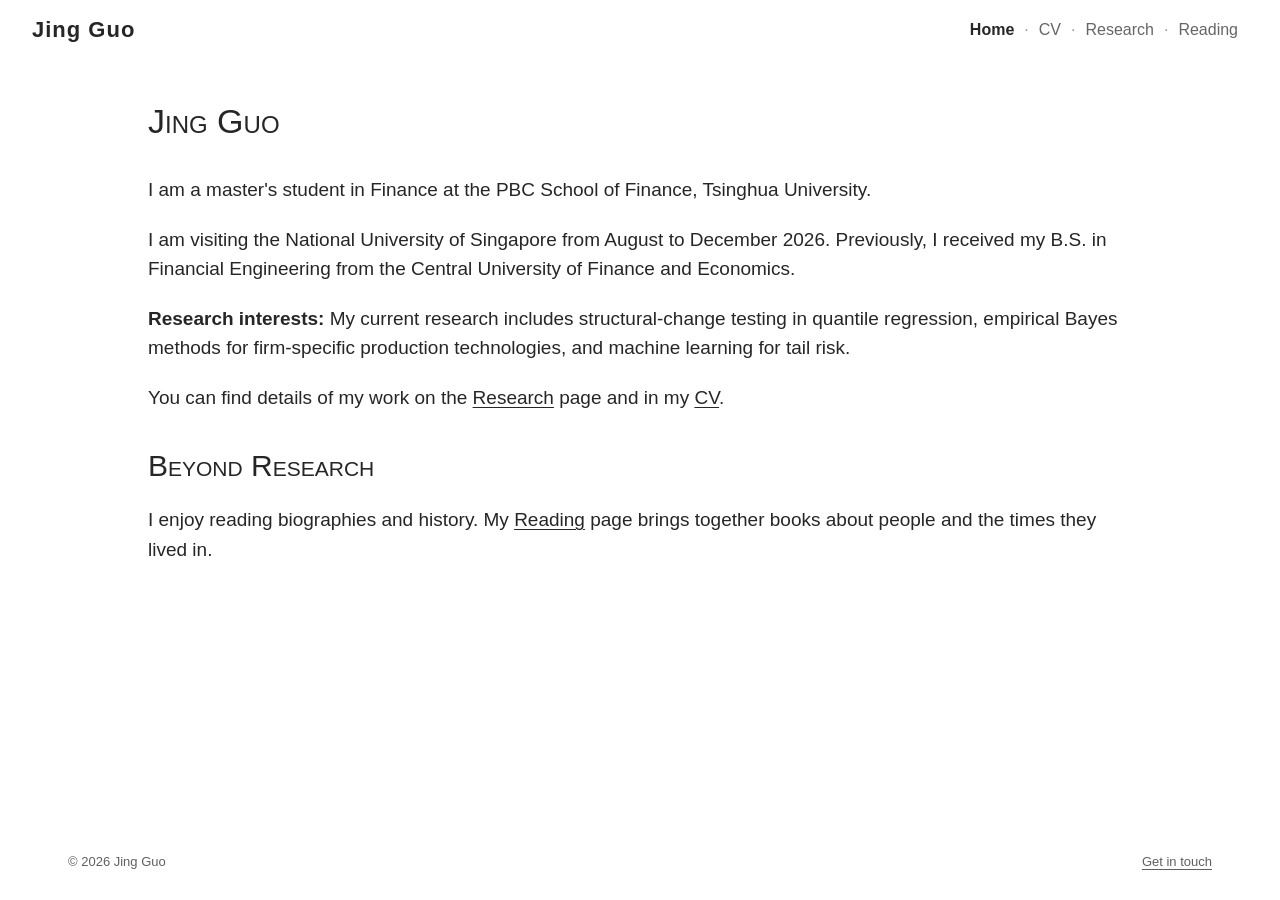
<file: index.html>
<!doctype html>
<html lang="en"><head><meta charset="utf-8"><meta name="viewport" content="width=device-width, initial-scale=1"><title>Home | Jing Guo</title><meta name="description" content="Jing Guo — M.S. student at Tsinghua University, PBC School of Finance. Research, curriculum vitae, and reading."><style id="site-styles">
/* Plain academic layout inspired by the supplied Lingyun Zhou website. */
:root { --ink: #262626; --muted: #606060; --line: #e3e3e3; --paper: #fff; }
* { box-sizing: border-box; }
body { margin: 0; background: var(--paper); color: var(--ink); font: 19px/1.55 Arial, Helvetica, sans-serif; -webkit-font-smoothing: antialiased; }
a { color: inherit; text-decoration-thickness: 1px; text-underline-offset: 3px; }
a:hover { color: #666; }
a:focus-visible, summary:focus-visible { outline: 2px solid #444; outline-offset: 5px; }
.skip { position: absolute; top: -100px; left: 20px; z-index: 2; background: white; padding: 10px; }
.skip:focus { top: 8px; }
.masthead { min-height: 60px; padding: 12px 32px; display: flex; justify-content: space-between; align-items: center; gap: 24px; }
.brand { font-size: 22px; letter-spacing: 1px; text-decoration: none; font-weight: 600; }
nav { display: flex; align-items: center; flex-wrap: wrap; font-size: 16px; gap: 0; }
nav a { padding: 5px 10px; text-decoration: none; color: #666; }
nav a + a::before { content: '·'; position: relative; left: -10px; color: #999; }
nav a[aria-current=page] { color: var(--ink); font-weight: 700; }
.layout { max-width: 1200px; margin: 0 auto; padding: 24px 28px 80px; min-height: calc(100vh - 130px); }
main { min-width: 0; }
h1.page-title { text-align: center; font-size: 46px; line-height: 1.2; font-weight: 700; margin: 3px 0 50px; }
h2 { font-size: 30px; line-height: 1.3; font-weight: 400; font-variant: small-caps; margin: 34px 0 20px; }
h3 { font-size: 20px; line-height: 1.45; font-weight: 700; margin: 0 0 7px; }
p { margin: 0 0 20px; }
.lede { font-size: inherit; line-height: 1.6; }
.coauthors, .subtle, .meta { color: var(--muted); }
.coauthors { font-size: 18px; margin-bottom: 10px; }
.meta { font-size: 16px; }
.index-page .layout { max-width: 1040px; padding-top: 40px; }
.home-title { font-size: 34px; font-weight: 400; font-variant: small-caps; line-height: 1.25; margin: 0 0 32px; }
.profile { padding-top: 6px; font-size: 17px; }
.affiliation { line-height: 1.75; }
.profile-rule { border: 0; margin: 26px 0; }
.contact h2 { font: 700 17px/1.5 Arial, Helvetica, sans-serif; margin: 0 0 8px; }
.contact a { display: block; overflow-wrap: anywhere; margin-bottom: 12px; }
.interests { color: var(--muted); font-size: 16px; line-height: 1.65; }
.education { padding: 0; margin: 0; list-style: none; }
.education li { margin-bottom: 22px; }
.paper { position: relative; margin: 0 0 30px; }
.research-page .paper { padding-left: 20px; }
.research-page .paper::before { content: ''; position: absolute; left: 0; top: 11px; width: 6px; height: 6px; background: var(--ink); }
.paper p:last-child { margin-bottom: 0; }
details { margin-top: 12px; }
summary { cursor: pointer; font-size: 16px; width: fit-content; }
details p { margin: 12px 0 0; font-size: 17px; }
.cv-page .layout { padding-top: 43px; text-align: center; }
.cv-link { display: inline-block; font-size: 20px; }
.reading-page .layout { max-width: 1040px; }
.reading-page .lede { margin-bottom: 20px; }
.reading-field { margin: 30px 0 40px; }
.reading-field > h3 { font-size: 23px; font-weight: 400; font-variant: small-caps; margin: 0 0 12px; }
.person-books { margin: 0; border-bottom: 1px solid var(--line); }
.person-books > summary { list-style: none; width: 100%; display: flex; align-items: center; gap: 14px; padding: 14px 0; font-size: 18px; }
.person-books > summary::-webkit-details-marker { display: none; }
.person-books > summary::after { content: '+'; flex: 0 0 20px; text-align: center; color: var(--muted); font-size: 22px; line-height: 1; }
.person-books[open] > summary::after { content: '−'; }
.person-books > summary:hover .person-name { text-decoration: underline; text-underline-offset: 4px; }
.person-name { flex: 1; min-width: 0; }
.person-count { white-space: nowrap; font-size: 14px; color: var(--muted); }
.reading-list { list-style: none; margin: 0; padding: 0; }
.person-books > .reading-list { margin: 0 0 18px; padding-left: 20px; border-left: 2px solid var(--line); }
.reading-list li { padding: 9px 0 13px; }
.reading-list li + li { border-top: 1px solid var(--line); padding-top: 16px; }
.reading-list h4 { font-size: 18px; font-weight: 600; line-height: 1.55; margin: 0 0 4px; overflow-wrap: anywhere; }
.reading-list .book-author { color: var(--muted); font-size: 16px; margin: 0; }
.reading-list .book-kind { color: var(--muted); font-size: 14px; margin: 5px 0 0; }
footer { max-width: 1200px; padding: 22px 28px; margin: auto; display: flex; justify-content: space-between; gap: 20px; color: var(--muted); font-size: 13px; }
@media (max-width: 760px) {
  body { font-size: 17px; }
  .masthead { padding: 16px 22px; flex-wrap: wrap; gap: 12px; }
  nav { font-size: 15px; }
  nav a { padding: 5px 8px; }
  nav a + a::before { left: -8px; }
  .layout { padding: 28px 22px 48px; }
  .index-page .layout { padding-top: 22px; }
  .profile { border-top: 1px solid var(--line); padding-top: 26px; }
  .profile-rule { margin: 18px 0; }
  .home-title { font-size: 30px; margin-bottom: 24px; }
  h1.page-title { font-size: 36px; margin-bottom: 36px; }
  h2 { font-size: 26px; }
  h3 { font-size: 18px; }
  .coauthors { font-size: 16px; }
  .person-books > summary { font-size: 17px; gap: 8px; }
  .reading-field > h3 { font-size: 21px; }
  .reading-list h4 { font-size: 17px; }
  footer { padding: 20px 22px; flex-wrap: wrap; }
}
@media (max-width: 420px) {
  .masthead { display: block; }
  nav { margin: 9px -8px 0; }
}
@media print {
  .masthead, .skip, footer { display: none; }
  body { font-size: 11pt; }
  .layout, .index-page .layout { display: block; padding: 0; max-width: none; min-height: 0; }
  .profile { margin-bottom: 24px; }
  .profile .interests { display: none; }
  h1.page-title { font-size: 24pt; }
  h2, h3 { break-after: avoid; }
  .paper, .reading-list li { break-inside: avoid; }
}
</style></head>
<body class="index-page"><a class="skip" href="#main">Skip to content</a><div class="shell"><header class="masthead"><a class="brand" href="index.html">Jing Guo</a><nav aria-label="Main navigation"><a href="index.html" aria-current="page">Home</a><a href="cv.html">CV</a><a href="research.html">Research</a><a href="reading.html">Reading</a></nav></header>
<div class="layout"><main id="main"><h1 class="home-title">Jing Guo</h1><p class="lede">I am a master's student in Finance at the PBC School of Finance, Tsinghua University.</p><p>I am visiting the National University of Singapore from August to December 2026. Previously, I received my B.S. in Financial Engineering from the Central University of Finance and Economics.</p><p><strong>Research interests:</strong> My current research includes structural-change testing in quantile regression, empirical Bayes methods for firm-specific production technologies, and machine learning for tail risk.</p><p>You can find details of my work on the <a href="research.html">Research</a> page and in my <a href="CV.pdf">CV</a>.</p><h2>Beyond Research</h2><p>I enjoy reading biographies and history. My <a href="reading.html">Reading</a> page brings together books about people and the times they lived in.</p></main>
</div><footer><span>© 2026 Jing Guo</span><span><a href="mailto:guoj.24@pbcsf.tsinghua.edu.cn">Get in touch</a></span></footer></div></body></html>
</file>
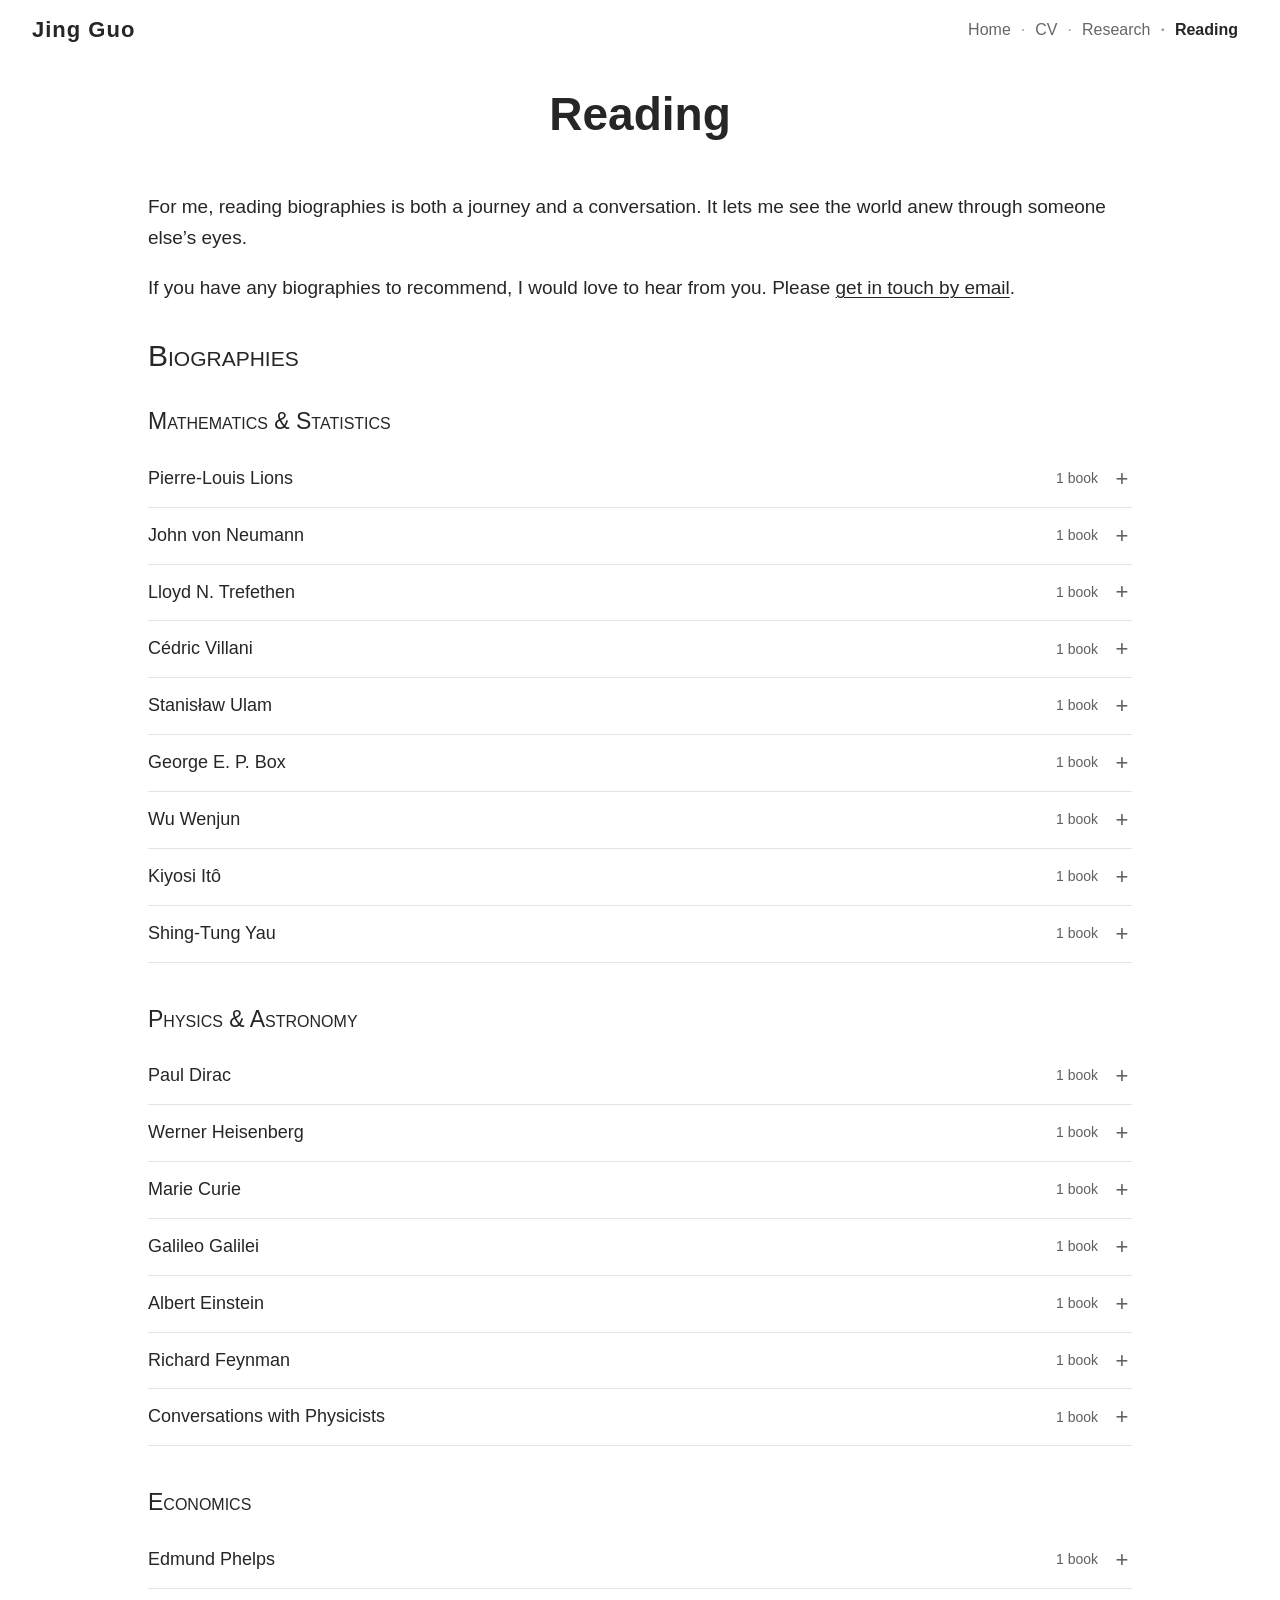
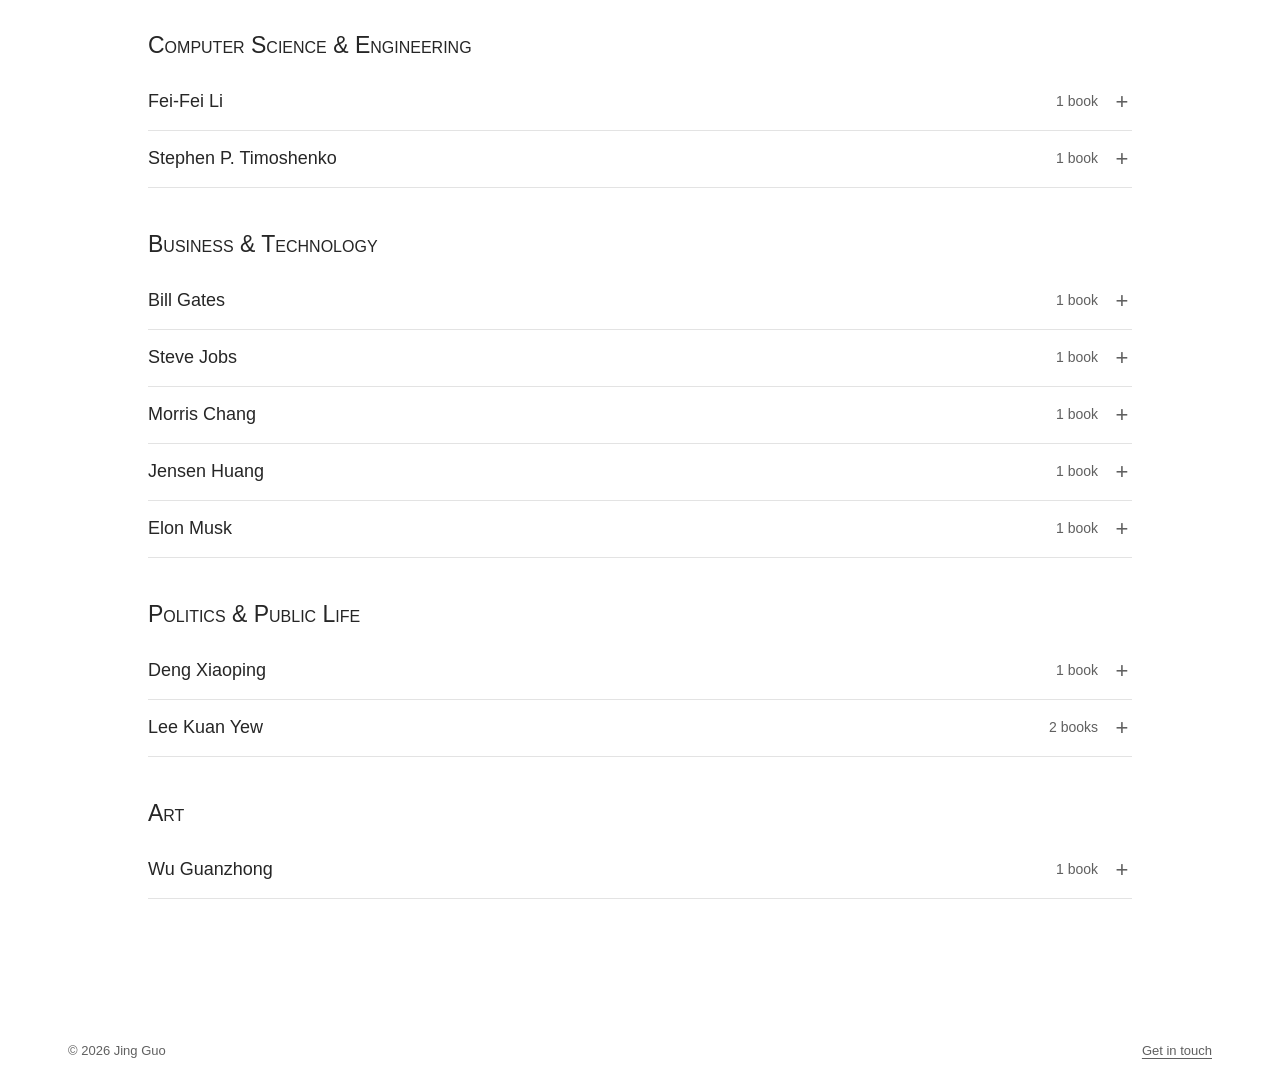
<file: reading.html>
<!doctype html>
<html lang="en"><head><meta charset="utf-8"><meta name="viewport" content="width=device-width, initial-scale=1"><title>Reading | Jing Guo</title><meta name="description" content="Jing Guo — M.S. student at Tsinghua University, PBC School of Finance. Research, curriculum vitae, and reading."><style id="site-styles">
/* Plain academic layout inspired by the supplied Lingyun Zhou website. */
:root { --ink: #262626; --muted: #606060; --line: #e3e3e3; --paper: #fff; }
* { box-sizing: border-box; }
body { margin: 0; background: var(--paper); color: var(--ink); font: 19px/1.55 Arial, Helvetica, sans-serif; -webkit-font-smoothing: antialiased; }
a { color: inherit; text-decoration-thickness: 1px; text-underline-offset: 3px; }
a:hover { color: #666; }
a:focus-visible, summary:focus-visible { outline: 2px solid #444; outline-offset: 5px; }
.skip { position: absolute; top: -100px; left: 20px; z-index: 2; background: white; padding: 10px; }
.skip:focus { top: 8px; }
.masthead { min-height: 60px; padding: 12px 32px; display: flex; justify-content: space-between; align-items: center; gap: 24px; }
.brand { font-size: 22px; letter-spacing: 1px; text-decoration: none; font-weight: 600; }
nav { display: flex; align-items: center; flex-wrap: wrap; font-size: 16px; gap: 0; }
nav a { padding: 5px 10px; text-decoration: none; color: #666; }
nav a + a::before { content: '·'; position: relative; left: -10px; color: #999; }
nav a[aria-current=page] { color: var(--ink); font-weight: 700; }
.layout { max-width: 1200px; margin: 0 auto; padding: 24px 28px 80px; min-height: calc(100vh - 130px); }
main { min-width: 0; }
h1.page-title { text-align: center; font-size: 46px; line-height: 1.2; font-weight: 700; margin: 3px 0 50px; }
h2 { font-size: 30px; line-height: 1.3; font-weight: 400; font-variant: small-caps; margin: 34px 0 20px; }
h3 { font-size: 20px; line-height: 1.45; font-weight: 700; margin: 0 0 7px; }
p { margin: 0 0 20px; }
.lede { font-size: inherit; line-height: 1.6; }
.coauthors, .subtle, .meta { color: var(--muted); }
.coauthors { font-size: 18px; margin-bottom: 10px; }
.meta { font-size: 16px; }
.index-page .layout { display: grid; grid-template-columns: 290px minmax(0, 1fr); gap: 60px; padding-top: 40px; }
.home-title { font-size: 34px; font-weight: 400; font-variant: small-caps; line-height: 1.25; margin: 0 0 32px; }
.profile { padding-top: 6px; font-size: 17px; }
.affiliation { line-height: 1.75; }
.profile-rule { border: 0; margin: 26px 0; }
.contact h2 { font: 700 17px/1.5 Arial, Helvetica, sans-serif; margin: 0 0 8px; }
.contact a { display: block; overflow-wrap: anywhere; margin-bottom: 12px; }
.interests { color: var(--muted); font-size: 16px; line-height: 1.65; }
.education { padding: 0; margin: 0; list-style: none; }
.education li { margin-bottom: 22px; }
.paper { position: relative; margin: 0 0 30px; }
.research-page .paper { padding-left: 20px; }
.research-page .paper::before { content: ''; position: absolute; left: 0; top: 11px; width: 6px; height: 6px; background: var(--ink); }
.paper p:last-child { margin-bottom: 0; }
details { margin-top: 12px; }
summary { cursor: pointer; font-size: 16px; width: fit-content; }
details p { margin: 12px 0 0; font-size: 17px; }
.cv-page .layout { padding-top: 43px; text-align: center; }
.cv-link { display: inline-block; font-size: 20px; }
.reading-page .layout { max-width: 1040px; }
.reading-page .lede { margin-bottom: 20px; }
.reading-field { margin: 30px 0 40px; }
.reading-field > h3 { font-size: 23px; font-weight: 400; font-variant: small-caps; margin: 0 0 12px; }
.person-books { margin: 0; border-bottom: 1px solid var(--line); }
.person-books > summary { list-style: none; width: 100%; display: flex; align-items: center; gap: 14px; padding: 14px 0; font-size: 18px; }
.person-books > summary::-webkit-details-marker { display: none; }
.person-books > summary::after { content: '+'; flex: 0 0 20px; text-align: center; color: var(--muted); font-size: 22px; line-height: 1; }
.person-books[open] > summary::after { content: '−'; }
.person-books > summary:hover .person-name { text-decoration: underline; text-underline-offset: 4px; }
.person-name { flex: 1; min-width: 0; }
.person-count { white-space: nowrap; font-size: 14px; color: var(--muted); }
.reading-list { list-style: none; margin: 0; padding: 0; }
.person-books > .reading-list { margin: 0 0 18px; padding-left: 20px; border-left: 2px solid var(--line); }
.reading-list li { padding: 9px 0 13px; }
.reading-list li + li { border-top: 1px solid var(--line); padding-top: 16px; }
.reading-list h4 { font-size: 18px; font-weight: 600; line-height: 1.55; margin: 0 0 4px; overflow-wrap: anywhere; }
.reading-list .book-author { color: var(--muted); font-size: 16px; margin: 0; }
.reading-list .book-kind { color: var(--muted); font-size: 14px; margin: 5px 0 0; }
footer { max-width: 1200px; padding: 22px 28px; margin: auto; display: flex; justify-content: space-between; gap: 20px; color: var(--muted); font-size: 13px; }
@media (max-width: 760px) {
  body { font-size: 17px; }
  .masthead { padding: 16px 22px; flex-wrap: wrap; gap: 12px; }
  nav { font-size: 15px; }
  nav a { padding: 5px 8px; }
  nav a + a::before { left: -8px; }
  .layout { padding: 28px 22px 48px; }
  .index-page .layout { display: flex; flex-direction: column; gap: 34px; padding-top: 22px; }
  .index-page main { order: -1; }
  .profile { border-top: 1px solid var(--line); padding-top: 26px; }
  .profile-rule { margin: 18px 0; }
  .home-title { font-size: 30px; margin-bottom: 24px; }
  h1.page-title { font-size: 36px; margin-bottom: 36px; }
  h2 { font-size: 26px; }
  h3 { font-size: 18px; }
  .coauthors { font-size: 16px; }
  .person-books > summary { font-size: 17px; gap: 8px; }
  .reading-field > h3 { font-size: 21px; }
  .reading-list h4 { font-size: 17px; }
  footer { padding: 20px 22px; flex-wrap: wrap; }
}
@media (max-width: 420px) {
  .masthead { display: block; }
  nav { margin: 9px -8px 0; }
}
@media print {
  .masthead, .skip, footer { display: none; }
  body { font-size: 11pt; }
  .layout, .index-page .layout { display: block; padding: 0; max-width: none; min-height: 0; }
  .profile { margin-bottom: 24px; }
  .profile .interests { display: none; }
  h1.page-title { font-size: 24pt; }
  h2, h3 { break-after: avoid; }
  .paper, .reading-list li { break-inside: avoid; }
}
</style></head>
<body class="reading-page"><a class="skip" href="#main">Skip to content</a><div class="shell"><header class="masthead"><a class="brand" href="index.html">Jing Guo</a><nav aria-label="Main navigation"><a href="index.html">Home</a><a href="cv.html">CV</a><a href="research.html">Research</a><a href="reading.html" aria-current="page">Reading</a></nav></header>
<div class="layout"><main id="main"><h1 class="page-title">Reading</h1>
<p class="lede">For me, reading biographies is both a journey and a conversation. It lets me see the world anew through someone else’s eyes.</p>
<p>If you have any biographies to recommend, I would love to hear from you. Please <a href="mailto:guoj.24@pbcsf.tsinghua.edu.cn">get in touch by email</a>.</p>
<section id="biographies" aria-labelledby="biographies-title">
<h2 id="biographies-title">Biographies</h2>
<section class="reading-field" aria-labelledby="mathematics-statistics-title">
<h3 id="mathematics-statistics-title">Mathematics &amp; Statistics</h3>
<details class="person-books"><summary><span class="person-name">Pierre-Louis Lions</span><span class="person-count">1 book</span></summary>
<ul class="reading-list">
<li><h4>A Mathematician&#x27;s Self-Portrait</h4>
<p class="book-author">Pierre-Louis Lions</p>
<p class="book-kind">Autobiography</p>
</li>
</ul>
</details>
<details class="person-books"><summary><span class="person-name">John von Neumann</span><span class="person-count">1 book</span></summary>
<ul class="reading-list">
<li><h4>The Man from the Future: The Visionary Life of John von Neumann</h4>
<p class="book-author">Ananyo Bhattacharya</p>
</li>
</ul>
</details>
<details class="person-books"><summary><span class="person-name">Lloyd N. Trefethen</span><span class="person-count">1 book</span></summary>
<ul class="reading-list">
<li><h4>An Applied Mathematician&#x27;s Apology</h4>
<p class="book-author">Lloyd N. Trefethen</p>
<p class="book-kind">Academic reflections</p>
</li>
</ul>
</details>
<details class="person-books"><summary><span class="person-name">Cédric Villani</span><span class="person-count">1 book</span></summary>
<ul class="reading-list">
<li><h4>Birth of a Theorem</h4>
<p class="book-author">Cédric Villani</p>
<p class="book-kind">Research memoir</p>
</li>
</ul>
</details>
<details class="person-books"><summary><span class="person-name">Stanisław Ulam</span><span class="person-count">1 book</span></summary>
<ul class="reading-list">
<li><h4>Adventures of a Mathematician</h4>
<p class="book-author">S. M. Ulam</p>
<p class="book-kind">Autobiography</p>
</li>
</ul>
</details>
<details class="person-books"><summary><span class="person-name">George E. P. Box</span><span class="person-count">1 book</span></summary>
<ul class="reading-list">
<li><h4>An Accidental Statistician: The Life and Memories of George E. P. Box</h4>
<p class="book-author">George E. P. Box</p>
</li>
</ul>
</details>
<details class="person-books"><summary><span class="person-name">Wu Wenjun</span><span class="person-count">1 book</span></summary>
<ul class="reading-list">
<li><h4>Following My Own Path: An Oral Autobiography of Wu Wenjun</h4>
<p class="book-author">Wu Wenjun et al.</p>
</li>
</ul>
</details>
<details class="person-books"><summary><span class="person-name">Kiyosi Itô</span><span class="person-count">1 book</span></summary>
<ul class="reading-list">
<li><h4>A World of Probability: Kiyosi Itô&#x27;s Mathematical Ideas and Methods</h4>
<p class="book-author">Kiyosi Itô</p>
<p class="book-kind">Mathematical reflections</p>
</li>
</ul>
</details>
<details class="person-books"><summary><span class="person-name">Shing-Tung Yau</span><span class="person-count">1 book</span></summary>
<ul class="reading-list">
<li><h4>The Shape of a Life: One Mathematician&#x27;s Search for the Universe&#x27;s Hidden Geometry</h4>
<p class="book-author">Shing-Tung Yau and Steve Nadis</p>
<p class="book-kind">Autobiography</p>
</li>
</ul>
</details>
</section>
<section class="reading-field" aria-labelledby="physics-title">
<h3 id="physics-title">Physics &amp; Astronomy</h3>
<details class="person-books"><summary><span class="person-name">Paul Dirac</span><span class="person-count">1 book</span></summary>
<ul class="reading-list">
<li><h4>The Strangest Man: The Hidden Life of Paul Dirac, Mystic of the Atom</h4>
<p class="book-author">Graham Farmelo</p>
</li>
</ul>
</details>
<details class="person-books"><summary><span class="person-name">Werner Heisenberg</span><span class="person-count">1 book</span></summary>
<ul class="reading-list">
<li><h4>Uncertainty: The Life and Science of Werner Heisenberg</h4>
<p class="book-author">David C. Cassidy</p>
<p class="book-kind">Chinese edition, Volume I</p>
</li>
</ul>
</details>
<details class="person-books"><summary><span class="person-name">Marie Curie</span><span class="person-count">1 book</span></summary>
<ul class="reading-list">
<li><h4>Madame Curie: A Biography</h4>
<p class="book-author">Ève Curie</p>
</li>
</ul>
</details>
<details class="person-books"><summary><span class="person-name">Galileo Galilei</span><span class="person-count">1 book</span></summary>
<ul class="reading-list">
<li><h4>Galileo: A Biography</h4>
<p class="book-author">B. G. Kuznetsov</p>
</li>
</ul>
</details>
<details class="person-books"><summary><span class="person-name">Albert Einstein</span><span class="person-count">1 book</span></summary>
<ul class="reading-list">
<li><h4>Subtle Is the Lord: The Science and the Life of Albert Einstein</h4>
<p class="book-author">Abraham Pais</p>
<p class="book-kind">Chinese edition, Volume I</p>
</li>
</ul>
</details>
<details class="person-books"><summary><span class="person-name">Richard Feynman</span><span class="person-count">1 book</span></summary>
<ul class="reading-list">
<li><h4>Classic Feynman: All the Adventures of a Curious Character</h4>
<p class="book-author">Richard P. Feynman; edited by Ralph Leighton</p>
<p class="book-kind">Autobiographical essays</p>
</li>
</ul>
</details>
<details class="person-books"><summary><span class="person-name">Conversations with Physicists</span><span class="person-count">1 book</span></summary>
<ul class="reading-list">
<li><h4>Questions at the Frontiers: Conversations with 14 Physicists</h4>
<p class="book-author">Miao Qian</p>
<p class="book-kind">Interviews</p>
</li>
</ul>
</details>
</section>
<section class="reading-field" aria-labelledby="economics-title">
<h3 id="economics-title">Economics</h3>
<details class="person-books"><summary><span class="person-name">Edmund Phelps</span><span class="person-count">1 book</span></summary>
<ul class="reading-list">
<li><h4>My Journeys in Economic Theory</h4>
<p class="book-author">Edmund Phelps</p>
</li>
</ul>
</details>
</section>
<section class="reading-field" aria-labelledby="computing-engineering-title">
<h3 id="computing-engineering-title">Computer Science &amp; Engineering</h3>
<details class="person-books"><summary><span class="person-name">Fei-Fei Li</span><span class="person-count">1 book</span></summary>
<ul class="reading-list">
<li><h4>The Worlds I See: Curiosity, Exploration, and Discovery at the Dawn of AI</h4>
<p class="book-author">Fei-Fei Li</p>
<p class="book-kind">Memoir</p>
</li>
</ul>
</details>
<details class="person-books"><summary><span class="person-name">Stephen P. Timoshenko</span><span class="person-count">1 book</span></summary>
<ul class="reading-list">
<li><h4>As I Remember: The Autobiography of Stephen P. Timoshenko</h4>
<p class="book-author">Stephen P. Timoshenko</p>
<p class="book-kind">Autobiography</p>
</li>
</ul>
</details>
</section>
<section class="reading-field" aria-labelledby="business-title">
<h3 id="business-title">Business &amp; Technology</h3>
<details class="person-books"><summary><span class="person-name">Bill Gates</span><span class="person-count">1 book</span></summary>
<ul class="reading-list">
<li><h4>Source Code: My Beginnings</h4>
<p class="book-author">Bill Gates</p>
<p class="book-kind">Autobiography</p>
</li>
</ul>
</details>
<details class="person-books"><summary><span class="person-name">Steve Jobs</span><span class="person-count">1 book</span></summary>
<ul class="reading-list">
<li><h4>Steve Jobs</h4>
<p class="book-author">Walter Isaacson</p>
</li>
</ul>
</details>
<details class="person-books"><summary><span class="person-name">Morris Chang</span><span class="person-count">1 book</span></summary>
<ul class="reading-list">
<li><h4>Morris Chang: An Autobiography, Volume II (1964–2018)</h4>
<p class="book-author">Morris Chang</p>
</li>
</ul>
</details>
<details class="person-books"><summary><span class="person-name">Jensen Huang</span><span class="person-count">1 book</span></summary>
<ul class="reading-list">
<li><h4>The Nvidia Way: Jensen Huang and the Making of a Tech Giant</h4>
<p class="book-author">Tae Kim</p>
<p class="book-kind">Biography and business history</p>
</li>
</ul>
</details>
<details class="person-books"><summary><span class="person-name">Elon Musk</span><span class="person-count">1 book</span></summary>
<ul class="reading-list">
<li><h4>Elon Musk</h4>
<p class="book-author">Walter Isaacson</p>
</li>
</ul>
</details>
</section>
<section class="reading-field" aria-labelledby="politics-title">
<h3 id="politics-title">Politics &amp; Public Life</h3>
<details class="person-books"><summary><span class="person-name">Deng Xiaoping</span><span class="person-count">1 book</span></summary>
<ul class="reading-list">
<li><h4>Deng Xiaoping and the Transformation of China</h4>
<p class="book-author">Ezra F. Vogel</p>
</li>
</ul>
</details>
<details class="person-books"><summary><span class="person-name">Lee Kuan Yew</span><span class="person-count">2 books</span></summary>
<ul class="reading-list">
<li><h4>One Man&#x27;s View of the World</h4>
<p class="book-author">Lee Kuan Yew</p>
<p class="book-kind">World affairs</p>
</li>
<li><h4>Memoirs of Lee Kuan Yew</h4>
<p class="book-author">Lee Kuan Yew</p>
<p class="book-kind">Memoirs</p>
</li>
</ul>
</details>
</section>
<section class="reading-field" aria-labelledby="art-title">
<h3 id="art-title">Art</h3>
<details class="person-books"><summary><span class="person-name">Wu Guanzhong</span><span class="person-count">1 book</span></summary>
<ul class="reading-list">
<li><h4>I Have Let Painting Down: An Autobiography</h4>
<p class="book-author">Wu Guanzhong</p>
<p class="book-kind">Autobiography</p>
</li>
</ul>
</details>
</section>
</section>
</main>
</div><footer><span>© 2026 Jing Guo</span><span><a href="mailto:guoj.24@pbcsf.tsinghua.edu.cn">Get in touch</a></span></footer></div></body></html>
</file>
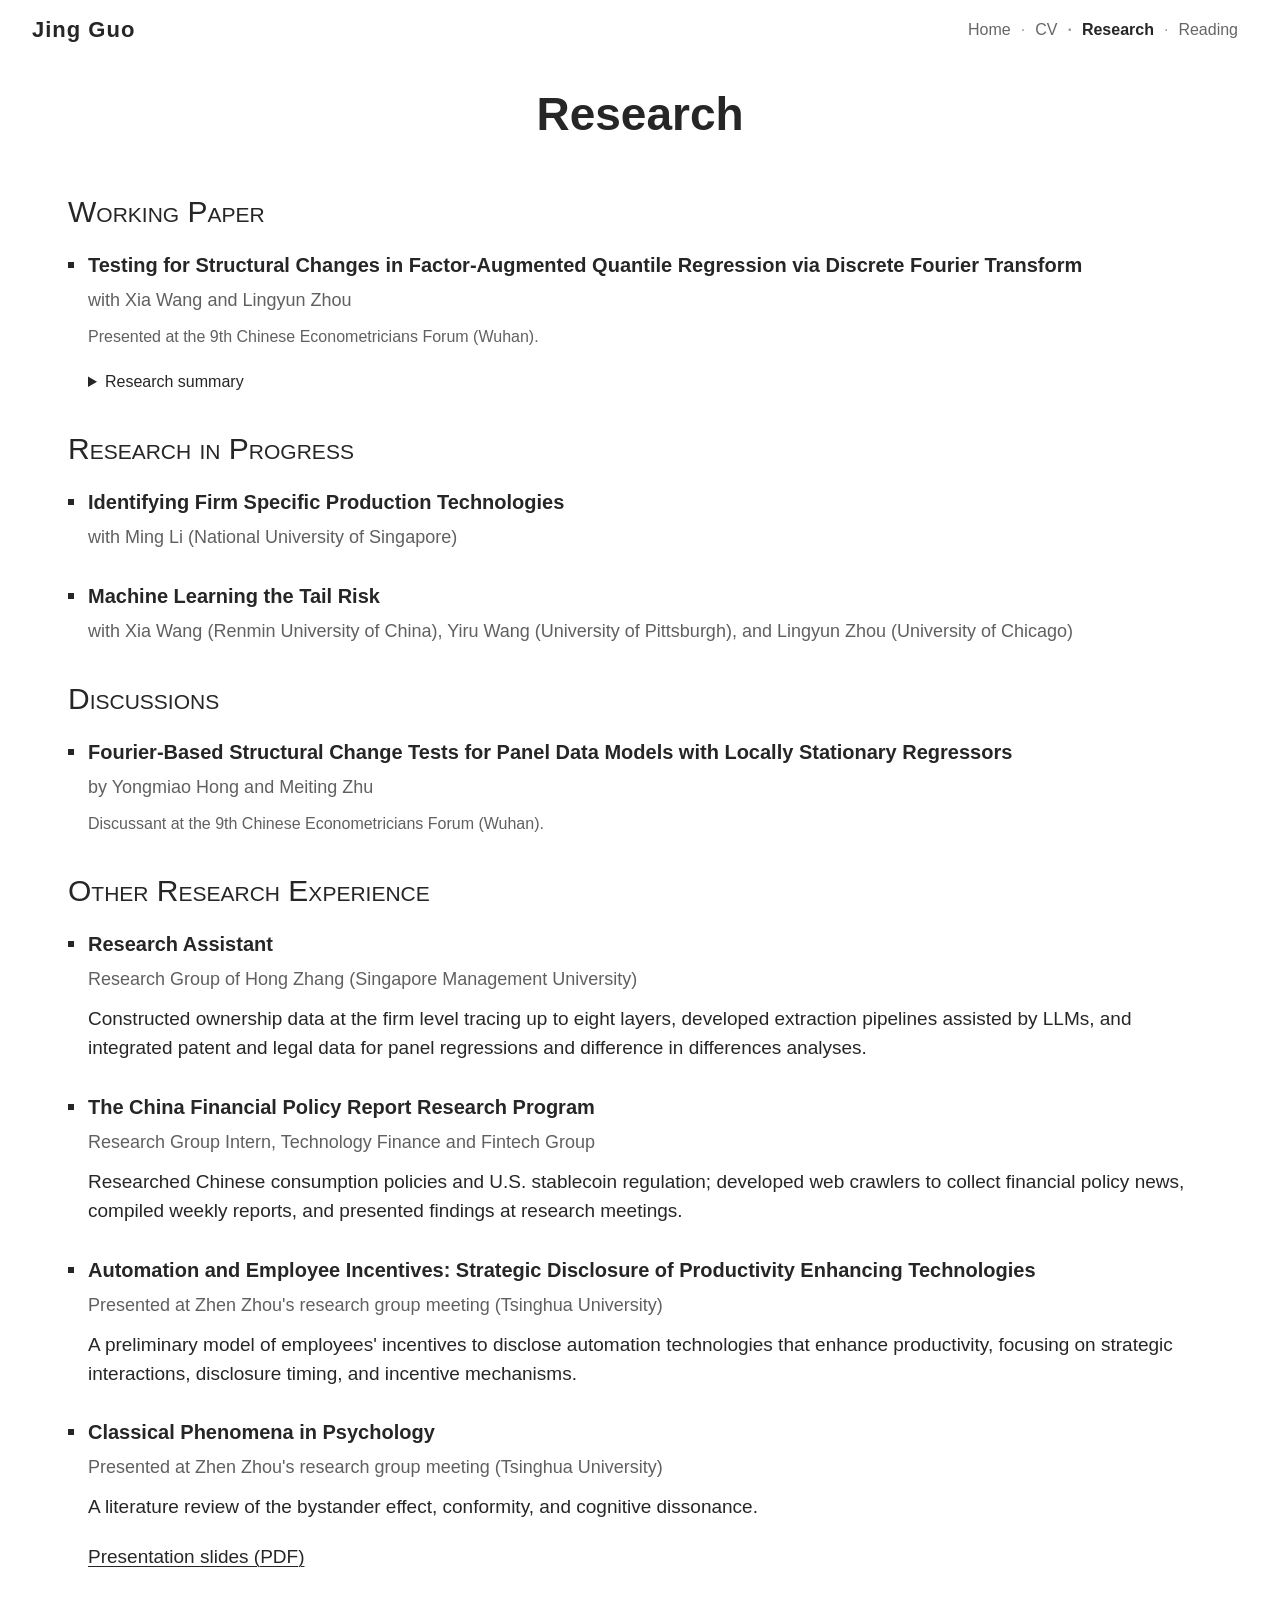
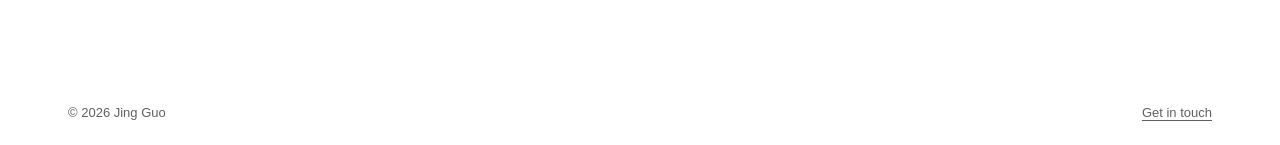
<file: research.html>
<!doctype html>
<html lang="en"><head><meta charset="utf-8"><meta name="viewport" content="width=device-width, initial-scale=1"><title>Research | Jing Guo</title><meta name="description" content="Jing Guo — M.S. student at Tsinghua University, PBC School of Finance. Research, curriculum vitae, and reading."><style id="site-styles">
/* Plain academic layout inspired by the supplied Lingyun Zhou website. */
:root { --ink: #262626; --muted: #606060; --line: #e3e3e3; --paper: #fff; }
* { box-sizing: border-box; }
body { margin: 0; background: var(--paper); color: var(--ink); font: 19px/1.55 Arial, Helvetica, sans-serif; -webkit-font-smoothing: antialiased; }
a { color: inherit; text-decoration-thickness: 1px; text-underline-offset: 3px; }
a:hover { color: #666; }
a:focus-visible, summary:focus-visible { outline: 2px solid #444; outline-offset: 5px; }
.skip { position: absolute; top: -100px; left: 20px; z-index: 2; background: white; padding: 10px; }
.skip:focus { top: 8px; }
.masthead { min-height: 60px; padding: 12px 32px; display: flex; justify-content: space-between; align-items: center; gap: 24px; }
.brand { font-size: 22px; letter-spacing: 1px; text-decoration: none; font-weight: 600; }
nav { display: flex; align-items: center; flex-wrap: wrap; font-size: 16px; gap: 0; }
nav a { padding: 5px 10px; text-decoration: none; color: #666; }
nav a + a::before { content: '·'; position: relative; left: -10px; color: #999; }
nav a[aria-current=page] { color: var(--ink); font-weight: 700; }
.layout { max-width: 1200px; margin: 0 auto; padding: 24px 28px 80px; min-height: calc(100vh - 130px); }
main { min-width: 0; }
h1.page-title { text-align: center; font-size: 46px; line-height: 1.2; font-weight: 700; margin: 3px 0 50px; }
h2 { font-size: 30px; line-height: 1.3; font-weight: 400; font-variant: small-caps; margin: 34px 0 20px; }
h3 { font-size: 20px; line-height: 1.45; font-weight: 700; margin: 0 0 7px; }
p { margin: 0 0 20px; }
.lede { font-size: inherit; line-height: 1.6; }
.coauthors, .subtle, .meta { color: var(--muted); }
.coauthors { font-size: 18px; margin-bottom: 10px; }
.meta { font-size: 16px; }
.index-page .layout { max-width: 1040px; padding-top: 40px; }
.home-title { font-size: 34px; font-weight: 400; font-variant: small-caps; line-height: 1.25; margin: 0 0 32px; }
.profile { padding-top: 6px; font-size: 17px; }
.affiliation { line-height: 1.75; }
.profile-rule { border: 0; margin: 26px 0; }
.contact h2 { font: 700 17px/1.5 Arial, Helvetica, sans-serif; margin: 0 0 8px; }
.contact a { display: block; overflow-wrap: anywhere; margin-bottom: 12px; }
.interests { color: var(--muted); font-size: 16px; line-height: 1.65; }
.education { padding: 0; margin: 0; list-style: none; }
.education li { margin-bottom: 22px; }
.paper { position: relative; margin: 0 0 30px; }
.research-page .paper { padding-left: 20px; }
.research-page .paper::before { content: ''; position: absolute; left: 0; top: 11px; width: 6px; height: 6px; background: var(--ink); }
.paper p:last-child { margin-bottom: 0; }
details { margin-top: 12px; }
summary { cursor: pointer; font-size: 16px; width: fit-content; }
details p { margin: 12px 0 0; font-size: 17px; }
.cv-page .layout { padding-top: 43px; text-align: center; }
.cv-link { display: inline-block; font-size: 20px; }
.reading-page .layout { max-width: 1040px; }
.reading-page .lede { margin-bottom: 20px; }
.reading-field { margin: 30px 0 40px; }
.reading-field > h3 { font-size: 23px; font-weight: 400; font-variant: small-caps; margin: 0 0 12px; }
.person-books { margin: 0; border-bottom: 1px solid var(--line); }
.person-books > summary { list-style: none; width: 100%; display: flex; align-items: center; gap: 14px; padding: 14px 0; font-size: 18px; }
.person-books > summary::-webkit-details-marker { display: none; }
.person-books > summary::after { content: '+'; flex: 0 0 20px; text-align: center; color: var(--muted); font-size: 22px; line-height: 1; }
.person-books[open] > summary::after { content: '−'; }
.person-books > summary:hover .person-name { text-decoration: underline; text-underline-offset: 4px; }
.person-name { flex: 1; min-width: 0; }
.person-count { white-space: nowrap; font-size: 14px; color: var(--muted); }
.reading-list { list-style: none; margin: 0; padding: 0; }
.person-books > .reading-list { margin: 0 0 18px; padding-left: 20px; border-left: 2px solid var(--line); }
.reading-list li { padding: 9px 0 13px; }
.reading-list li + li { border-top: 1px solid var(--line); padding-top: 16px; }
.reading-list h4 { font-size: 18px; font-weight: 600; line-height: 1.55; margin: 0 0 4px; overflow-wrap: anywhere; }
.reading-list .book-author { color: var(--muted); font-size: 16px; margin: 0; }
.reading-list .book-kind { color: var(--muted); font-size: 14px; margin: 5px 0 0; }
footer { max-width: 1200px; padding: 22px 28px; margin: auto; display: flex; justify-content: space-between; gap: 20px; color: var(--muted); font-size: 13px; }
@media (max-width: 760px) {
  body { font-size: 17px; }
  .masthead { padding: 16px 22px; flex-wrap: wrap; gap: 12px; }
  nav { font-size: 15px; }
  nav a { padding: 5px 8px; }
  nav a + a::before { left: -8px; }
  .layout { padding: 28px 22px 48px; }
  .index-page .layout { padding-top: 22px; }
  .profile { border-top: 1px solid var(--line); padding-top: 26px; }
  .profile-rule { margin: 18px 0; }
  .home-title { font-size: 30px; margin-bottom: 24px; }
  h1.page-title { font-size: 36px; margin-bottom: 36px; }
  h2 { font-size: 26px; }
  h3 { font-size: 18px; }
  .coauthors { font-size: 16px; }
  .person-books > summary { font-size: 17px; gap: 8px; }
  .reading-field > h3 { font-size: 21px; }
  .reading-list h4 { font-size: 17px; }
  footer { padding: 20px 22px; flex-wrap: wrap; }
}
@media (max-width: 420px) {
  .masthead { display: block; }
  nav { margin: 9px -8px 0; }
}
@media print {
  .masthead, .skip, footer { display: none; }
  body { font-size: 11pt; }
  .layout, .index-page .layout { display: block; padding: 0; max-width: none; min-height: 0; }
  .profile { margin-bottom: 24px; }
  .profile .interests { display: none; }
  h1.page-title { font-size: 24pt; }
  h2, h3 { break-after: avoid; }
  .paper, .reading-list li { break-inside: avoid; }
}
</style></head>
<body class="research-page"><a class="skip" href="#main">Skip to content</a><div class="shell"><header class="masthead"><a class="brand" href="index.html">Jing Guo</a><nav aria-label="Main navigation"><a href="index.html">Home</a><a href="cv.html">CV</a><a href="research.html" aria-current="page">Research</a><a href="reading.html">Reading</a></nav></header>
<div class="layout"><main id="main"><h1 class="page-title">Research</h1><section id="working-papers"><h2>Working Paper</h2><article class="paper"><h3>Testing for Structural Changes in Factor-Augmented Quantile Regression via Discrete Fourier Transform</h3><p class="coauthors">with Xia Wang and Lingyun Zhou</p><p class="meta">Presented at the 9th Chinese Econometricians Forum (Wuhan).</p><details><summary>Research summary</summary><p>This project develops tests that allow for general forms of coefficient instability at a given conditional quantile. It establishes asymptotic properties and bootstrap validity with latent factors estimated using PCA, evaluates size and power in finite samples using Monte Carlo simulations, and examines patterns of structural change across frequencies in monthly and quarterly U.S. macroeconomic panels.</p></details></article></section><section id="in-progress"><h2>Research in Progress</h2><article class="paper"><h3>Identifying Firm Specific Production Technologies</h3><p class="coauthors">with Ming Li (National University of Singapore)</p></article><article class="paper"><h3>Machine Learning the Tail Risk</h3><p class="coauthors">with Xia Wang (Renmin University of China), Yiru Wang (University of Pittsburgh), and Lingyun Zhou (University of Chicago)</p></article></section><section id="discussions"><h2>Discussions</h2><article class="paper"><h3>Fourier-Based Structural Change Tests for Panel Data Models with Locally Stationary Regressors</h3><p class="coauthors">by Yongmiao Hong and Meiting Zhu</p><p class="meta">Discussant at the 9th Chinese Econometricians Forum (Wuhan).</p></article></section><section><h2>Other Research Experience</h2><article class="paper"><h3>Research Assistant</h3><p class="coauthors">Research Group of Hong Zhang (Singapore Management University)</p><p>Constructed ownership data at the firm level tracing up to eight layers, developed extraction pipelines assisted by LLMs, and integrated patent and legal data for panel regressions and difference in differences analyses.</p></article><article class="paper"><h3>The China Financial Policy Report Research Program</h3><p class="coauthors">Research Group Intern, Technology Finance and Fintech Group</p><p>Researched Chinese consumption policies and U.S. stablecoin regulation; developed web crawlers to collect financial policy news, compiled weekly reports, and presented findings at research meetings.</p></article><article class="paper"><h3>Automation and Employee Incentives: Strategic Disclosure of Productivity Enhancing Technologies</h3><p class="coauthors">Presented at Zhen Zhou's research group meeting (Tsinghua University)</p><p>A preliminary model of employees' incentives to disclose automation technologies that enhance productivity, focusing on strategic interactions, disclosure timing, and incentive mechanisms.</p></article><article class="paper"><h3>Classical Phenomena in Psychology</h3><p class="coauthors">Presented at Zhen Zhou's research group meeting (Tsinghua University)</p><p>A literature review of the bystander effect, conformity, and cognitive dissonance.</p><p><a href="classical-phenomena-in-psychology.pdf" target="_blank" rel="noopener">Presentation slides (PDF)</a></p></article></section></main>
</div><footer><span>© 2026 Jing Guo</span><span><a href="mailto:guoj.24@pbcsf.tsinghua.edu.cn">Get in touch</a></span></footer></div></body></html>
</file>
